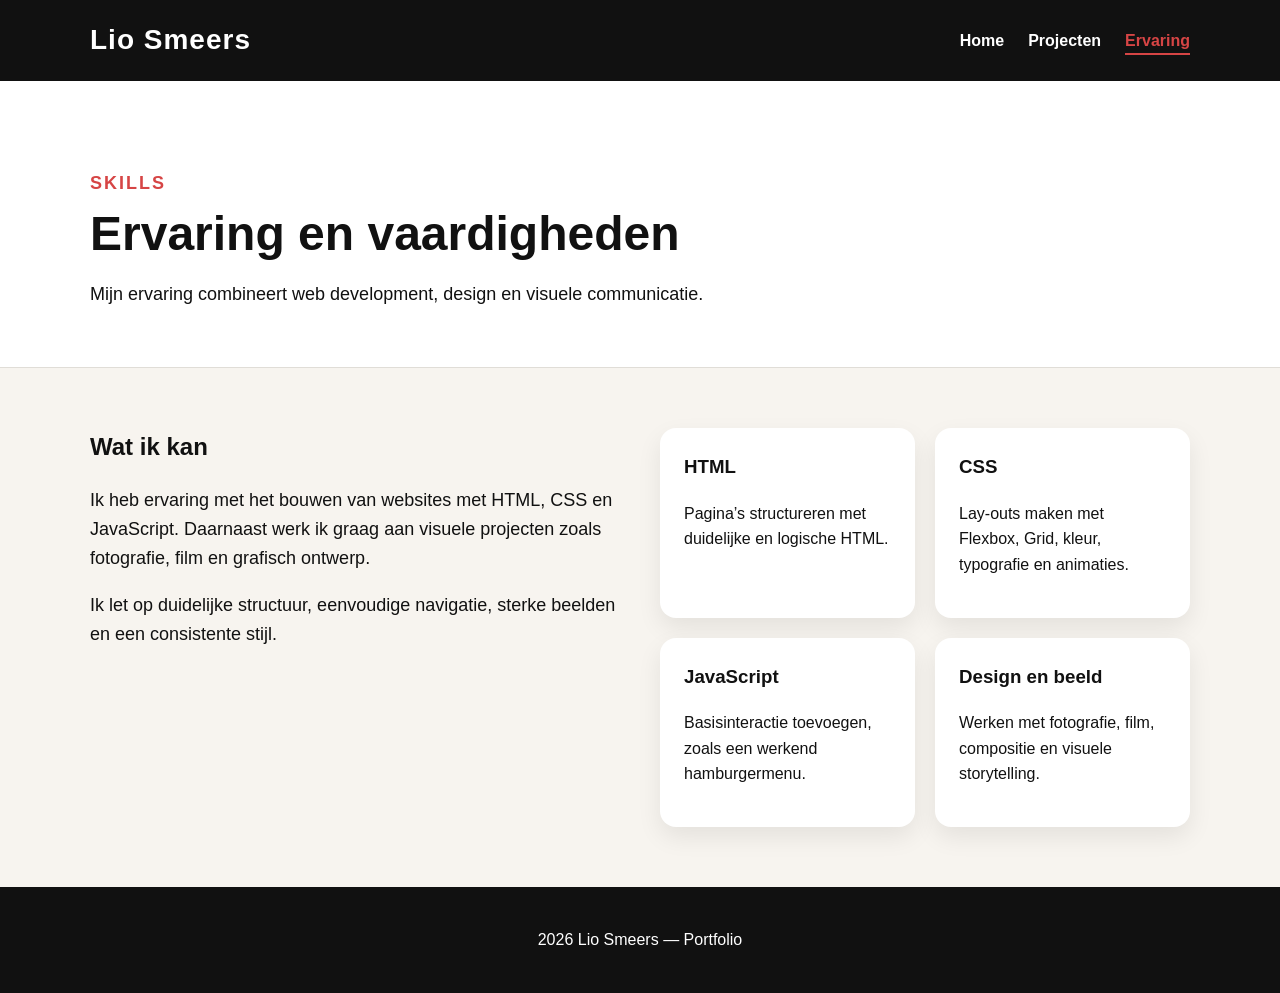
<file: ervaring.html>
<!DOCTYPE html>
<html lang="nl">
<head>
    <meta charset="UTF-8">
    <meta name="viewport" content="width=device-width, initial-scale=1.0">
    <title>Lio Smeers | Ervaring</title>
    <meta name="description" content="Ervaring en vaardigheden van Lio Smeers in HTML, CSS, JavaScript, design, fotografie en film.">
    <link rel="stylesheet" href="css/style.css">
</head>

<body>
    <header class="site-header">
        <div class="container header-content">
            <a href="index.html" class="logo">Lio Smeers</a>

            <button class="menu-toggle" aria-label="Open navigatie">☰</button>

            <nav class="site-nav">
                <ul>
                    <li><a href="index.html">Home</a></li>
                    <li><a href="projecten.html">Projecten</a></li>
                    <li><a href="ervaring.html" class="active">Ervaring</a></li>
                </ul>
            </nav>
        </div>
    </header>
  
    <main>
        <section class="page-hero">
            <div class="container">
                <p class="label">Skills</p>
                <h1>Ervaring en vaardigheden</h1>
                <p>
                    Mijn ervaring combineert web development, design en visuele communicatie.
                </p>
            </div>
        </section>

        <section class="content-section">
            <div class="container skills-layout">
                <div class="skills-text">
                    <h2>Wat ik kan</h2>
                    <p>
                        Ik heb ervaring met het bouwen van websites met HTML, CSS en JavaScript.
                        Daarnaast werk ik graag aan visuele projecten zoals fotografie, film en grafisch ontwerp.
                    </p>
                    <p>
                        Ik let op duidelijke structuur, eenvoudige navigatie, sterke beelden en een consistente stijl.
                    </p>
                </div>

                <div class="skills-list">
                    <article class="skill-card">
                        <h3>HTML</h3>
                        <p>Pagina’s structureren met duidelijke en logische HTML.</p>
                    </article>

                    <article class="skill-card">
                        <h3>CSS</h3>
                        <p>Lay-outs maken met Flexbox, Grid, kleur, typografie en animaties.</p>
                    </article>

                    <article class="skill-card">
                        <h3>JavaScript</h3>
                        <p>Basisinteractie toevoegen, zoals een werkend hamburgermenu.</p>
                    </article>

                    <article class="skill-card">
                        <h3>Design en beeld</h3>
                        <p>Werken met fotografie, film, compositie en visuele storytelling.</p>
                    </article>
                </div>
            </div>
        </section>
    </main>

    <footer class="site-footer">
        <div class="container">
            <p>2026 Lio Smeers — Portfolio</p>
        </div>
    </footer>

    <script src="js/menu.js"></script>
</body>
</html>
</file>
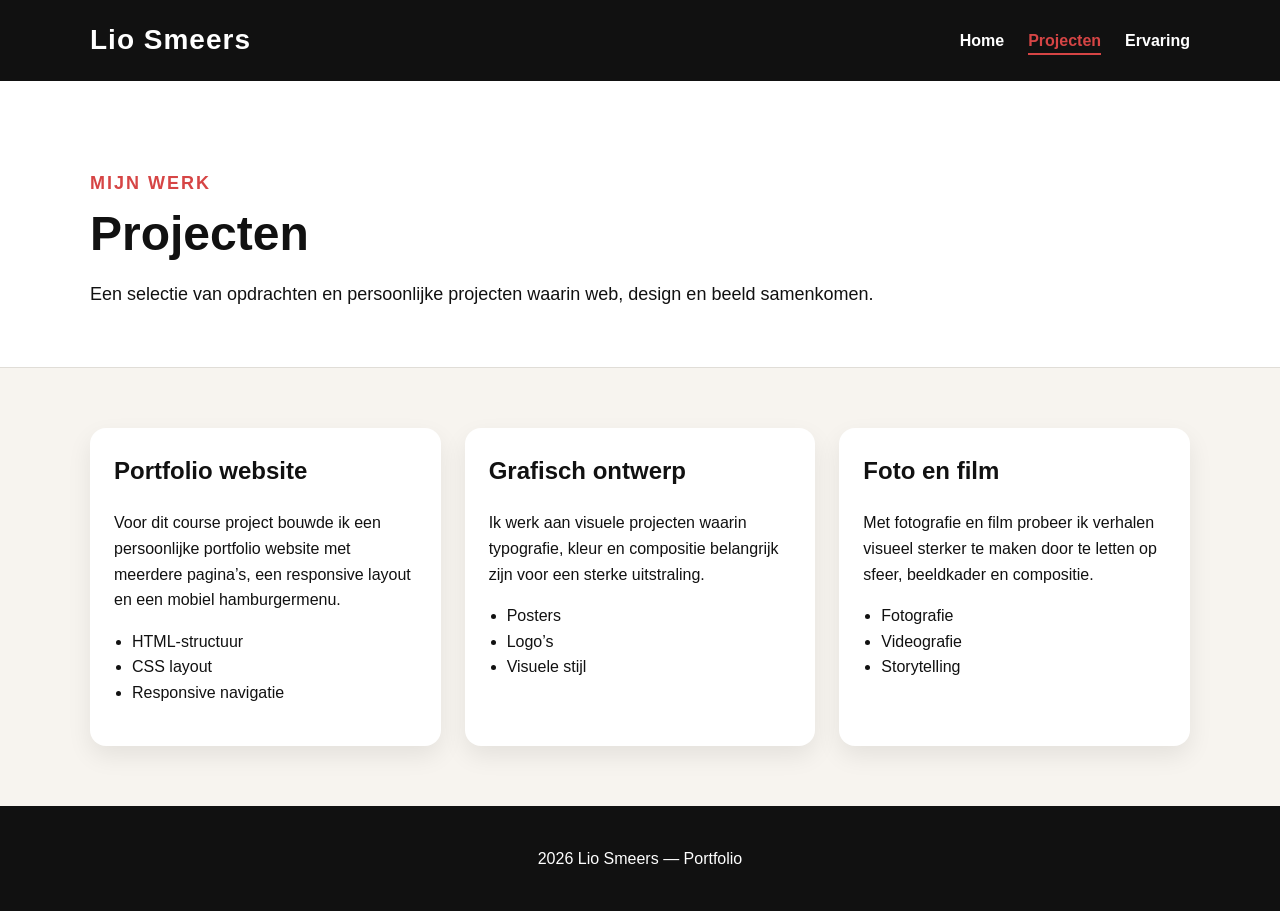
<file: projecten.html>
<!DOCTYPE html>
<html lang="nl">
<head>
    <meta charset="UTF-8">
    <meta name="viewport" content="width=device-width, initial-scale=1.0">
    <title>Lio Smeers | Projecten</title>
    <meta name="description" content="Projecten van Lio Smeers rond webdesign, grafisch ontwerp, fotografie en film.">
    <link rel="stylesheet" href="css/style.css">
</head>

<body>
    <header class="site-header">
        <div class="container header-content">
            <a href="index.html" class="logo">Lio Smeers</a>

            <button class="menu-toggle" aria-label="Open navigatie">☰</button>

            <nav class="site-nav">
                <ul>
                    <li><a href="index.html">Home</a></li>
                    <li><a href="projecten.html" class="active">Projecten</a></li>
                    <li><a href="ervaring.html">Ervaring</a></li>
                </ul>
            </nav>
        </div>
    </header> 

    <main>
        <section class="page-hero">
            <div class="container">
                <p class="label">Mijn werk</p>
                <h1>Projecten</h1>
                <p>
                    Een selectie van opdrachten en persoonlijke projecten waarin web, design en beeld samenkomen.
                </p>
            </div>
        </section>

        <section class="content-section">
            <div class="container project-grid">
                <article class="project-card">
                    <h2>Portfolio website</h2>
                    <p>
                        Voor dit course project bouwde ik een persoonlijke portfolio website met meerdere pagina’s,
                        een responsive layout en een mobiel hamburgermenu.
                    </p>
                    <ul>
                        <li>HTML-structuur</li>
                        <li>CSS layout</li>
                        <li>Responsive navigatie</li>
                    </ul>
                </article>

                <article class="project-card">
                    <h2>Grafisch ontwerp</h2>
                    <p>
                        Ik werk aan visuele projecten waarin typografie, kleur en compositie belangrijk zijn
                        voor een sterke uitstraling.
                    </p>
                    <ul>
                        <li>Posters</li>
                        <li>Logo’s</li>
                        <li>Visuele stijl</li>
                    </ul>
                </article>

                <article class="project-card">
                    <h2>Foto en film</h2>
                    <p>
                        Met fotografie en film probeer ik verhalen visueel sterker te maken door te letten op
                        sfeer, beeldkader en compositie.
                    </p>
                    <ul>
                        <li>Fotografie</li>
                        <li>Videografie</li>
                        <li>Storytelling</li>
                    </ul>
                </article>
            </div>
        </section>
    </main>

    <footer class="site-footer">
        <div class="container">
            <p>2026 Lio Smeers — Portfolio</p>
        </div>
    </footer>

    <script src="js/menu.js"></script>
</body>
</html>
</file>
<file: css/style.css>
* {
    box-sizing: border-box;
}

body {
    font-family: Arial, sans-serif;
    margin: 0;
    background-color: #f7f4ef;
    color: #111111;
    line-height: 1.6;
}

img {
    max-width: 100%;
    display: block;
}

.container {
    width: 90%;
    max-width: 1100px;
    margin: 0 auto;
}

.site-header {
    background-color: #111111;
    color: white;
    padding: 18px 0;
    position: sticky;
    top: 0;
    z-index: 10;
}

.header-content {
    display: flex;
    align-items: center;
    justify-content: space-between;
    gap: 20px;
}

.logo {
    font-size: 28px;
    font-weight: bold;
    color: white;
    text-decoration: none;
    letter-spacing: 1px;
}

.site-nav ul {
    display: flex;
    align-items: center;
    gap: 24px;
    list-style: none;
    padding: 0;
    margin: 0;
}

.site-nav a {
    color: white;
    text-decoration: none;
    font-size: 16px;
    font-weight: bold;
    border-bottom: 2px solid transparent;
    padding-bottom: 4px;
}

.site-nav a:hover,
.site-nav a.active {
    color: #d64545;
    border-color: #d64545;
}

.menu-toggle {
    display: none;
    background: none;
    border: 2px solid white;
    color: white;
    font-size: 26px;
    padding: 4px 10px;
    cursor: pointer;
    border-radius: 6px;
}

.hero {
    padding: 70px 0;
    background: linear-gradient(135deg, #f7f4ef 0%, #ffffff 100%);
}

.hero-content {
    display: flex;
    align-items: center;
    justify-content: space-between;
    gap: 50px;
}

.hero-text {
    flex: 1;
}

.hero-text h1,
.page-hero h1 {
    font-size: 48px;
    line-height: 1.1;
    margin: 0 0 20px 0;
}

.hero-text p,
.page-hero p,
.skills-text p {
    font-size: 18px;
}

.highlight,
.label {
    color: #d64545;
}

.label {
    font-weight: bold;
    text-transform: uppercase;
    letter-spacing: 2px;
    margin-bottom: 10px;
}

.hero-buttons {
    display: flex;
    gap: 15px;
    flex-wrap: wrap;
    margin-top: 28px;
}

.btn {
    display: inline-block;
    padding: 12px 20px;
    text-decoration: none;
    border-radius: 30px;
    font-weight: bold;
}

.btn.primary {
    background-color: #d64545;
    color: white;
}

.btn.secondary {
    border: 2px solid #111111;
    color: #111111;
}

.hero-image {
    flex: 1;
    display: flex;
    justify-content: center;
}

.hero-image img {
    width: 360px;
    max-height: 480px;
    object-fit: cover;
    border-radius: 20px;
    box-shadow: 0 20px 40px rgba(0, 0, 0, 0.18);
}

.intro-section,
.content-section {
    padding: 60px 0;
}

.intro-grid,
.project-grid {
    display: grid;
    grid-template-columns: repeat(3, 1fr);
    gap: 24px;
}

.info-card,
.project-card,
.skill-card {
    background-color: white;
    padding: 24px;
    border-radius: 16px;
    box-shadow: 0 10px 25px rgba(0, 0, 0, 0.08);
}

.info-card h2,
.project-card h2,
.skill-card h3,
.skills-text h2 {
    margin-top: 0;
}

.project-card ul {
    padding-left: 18px;
}

.page-hero {
    padding: 70px 0 40px;
    background-color: white;
    border-bottom: 1px solid #e0ddd7;
}

.skills-layout {
    display: flex;
    gap: 40px;
    align-items: flex-start;
}

.skills-text {
    flex: 1;
}

.skills-list {
    flex: 1;
    display: grid;
    grid-template-columns: 1fr 1fr;
    gap: 20px;
}

.site-footer {
    background-color: #111111;
    color: white;
    text-align: center;
    padding: 24px 0;
}.btn,
.site-nav a,
.hero-image img,
.info-card,
.project-card,
.skill-card {
    transition: transform 0.3s ease, background-color 0.3s ease, color 0.3s ease, box-shadow 0.3s ease;
}

.btn:hover {
    transform: translateY(-4px);
}

.btn.primary:hover {
    background-color: #111111;
}

.btn.secondary:hover {
    background-color: #111111;
    color: white;
}

.hero-image img:hover {
    transform: scale(1.03);
}

.info-card:hover,
.project-card:hover,
.skill-card:hover {
    transform: translateY(-6px);
    box-shadow: 0 16px 35px rgba(0, 0, 0, 0.13);
}

.hero-text {
    animation: fadeUp 0.8s ease both;
}

@keyframes fadeUp {
    from {
        opacity: 0;
        transform: translateY(20px);
    }

    to {
        opacity: 1;
        transform: translateY(0);
    }
}

@keyframes slideDown {
    from {
        opacity: 0;
        transform: translateY(-10px);
    }

    to {
        opacity: 1;
        transform: translateY(0);
    }
}

@media (max-width: 768px) {
    .header-content {
        flex-wrap: wrap;
    }

    .menu-toggle {
        display: block;
    }

    .site-nav {
        display: none;
        width: 100%;
    }

    .site-nav.open {
        display: block;
        animation: slideDown 0.3s ease;
    }

    .site-nav ul {
        flex-direction: column;
        align-items: flex-start;
        gap: 14px;
        margin-top: 18px;
    }

    .hero-content,
    .skills-layout {
        flex-direction: column;
        text-align: center;
    }

    .hero-text h1,
    .page-hero h1 {
        font-size: 36px;
    }

    .hero-buttons {
        justify-content: center;
    }

    .intro-grid,
    .project-grid,
    .skills-list {
        grid-template-columns: 1fr;
    }

    .hero-image img {
        width: 280px;
        max-height: 380px;
    }
}
</file>
